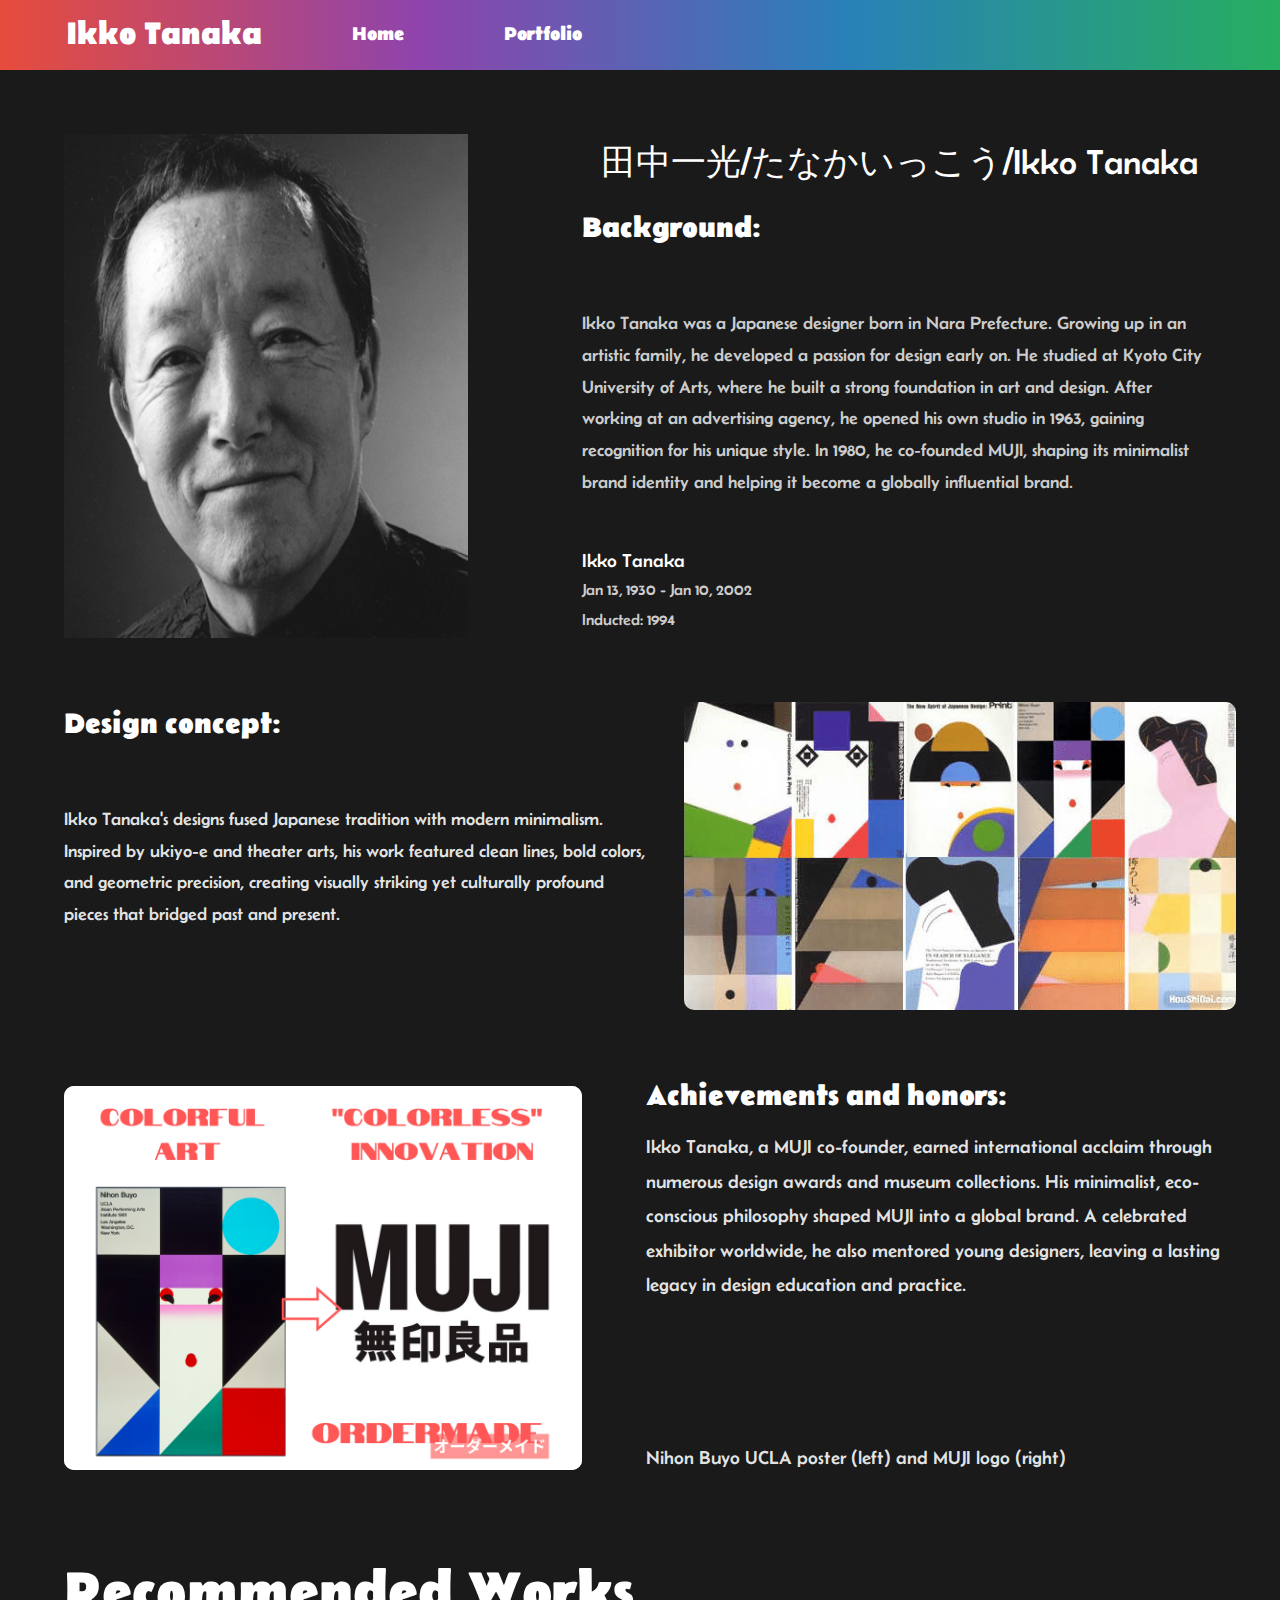
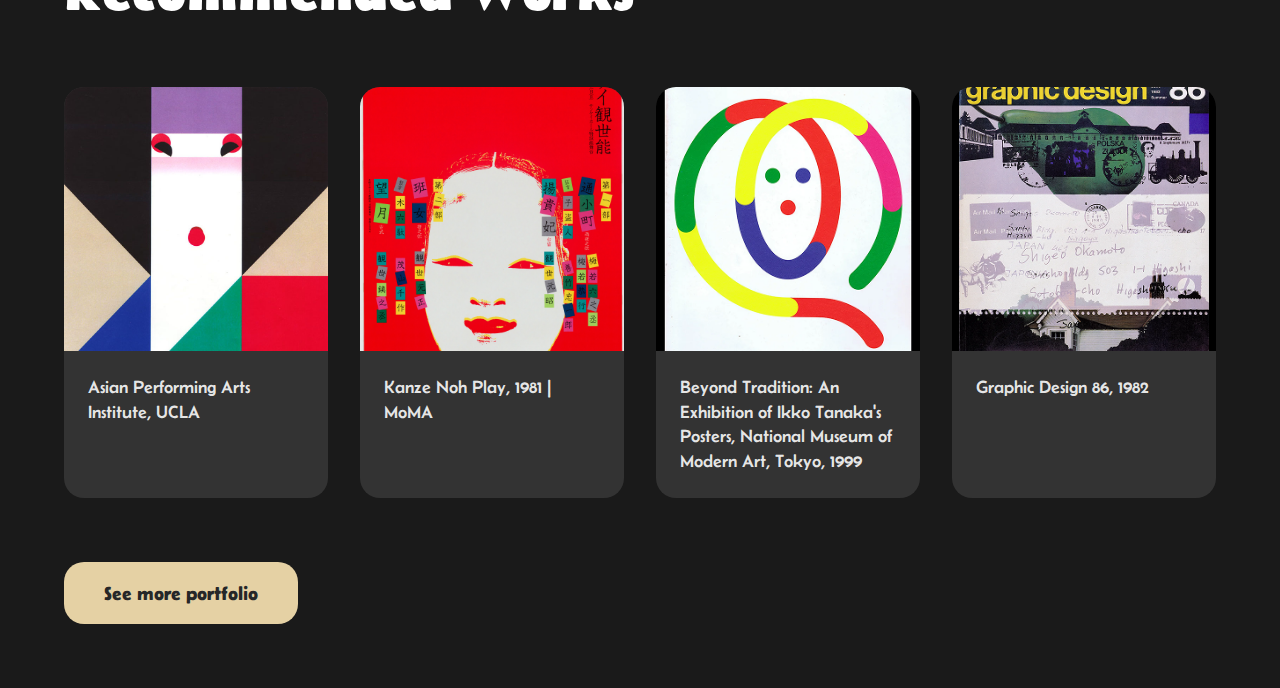
<file: portfolio/index.html>
<!DOCTYPE html>
<html lang="zh">
<head>
    <meta charset="UTF-8">
    <meta name="viewport" content="width=device-width, initial-scale=1.0">
    <title>Ikko Tanaka's Portfolio</title>
    <link rel="preconnect" href="https://fonts.googleapis.com">
    <link rel="preconnect" href="https://fonts.gstatic.com" crossorigin>
    <link href="https://fonts.googleapis.com/css2?family=Josefin+Sans:wght@300;400;500;600;700&display=swap" rel="stylesheet">
    <link href="https://fonts.googleapis.com/css2?family=Belanosima:wght@400;600;700&display=swap" rel="stylesheet">
    <link rel="stylesheet" href="css/style.css">
    <link rel="stylesheet" href="https://cdnjs.cloudflare.com/ajax/libs/font-awesome/6.4.0/css/all.min.css">
</head>
<body>
    <header>
        <nav class="main-nav">
            <div class="logo">
                <h1>Ikko Tanaka</h1>
            </div>
            <div class="mobile-menu-btn">
                <i class="fas fa-bars"></i>
            </div>
            <ul class="nav-links">
                <li><a href="#home">Home</a></li>
                <li class="dropdown">
                    <a href="portfolio.html" class="dropdown-trigger">Portfolio</a>
                    <div class="dropdown-menu">
                        <ul>
                            <li><a href="#poster">Poster Design</a></li>
                            <li><a href="#branding">Branding</a></li>
                            <li><a href="#bookbinding">Bookbinding</a></li>
                            <li><a href="#exhibition">Exhibition Design</a></li>
                        </ul>
                    </div>
                </li>
            </ul>
        </nav>
    </header>

    <main>
        <section class="hero">
            <div class="profile-container">
                <div class="profile-image">
                    <img src="imgs/Ikko_Tanaka.jpg" alt="Ikko Tanaka">
                </div>
                <div class="mobile-personal-info">
                    <p class="name">Ikko Tanaka</p>
                    <p class="dates">Jan 13, 1930 - Jan 10, 2002</p>
                    <p class="inducted">Inducted: 1994</p>
                </div>
                <div class="profile-info">
                    <h2>田中一光/たなかいっこう/Ikko Tanaka</h2>
                    
                    <div class="bio-section">
                        <h3>Background:</h3>
                        <p>Ikko Tanaka was a Japanese designer born in Nara Prefecture. Growing up in an artistic family, he developed a passion for design early on. He studied at Kyoto City University of Arts, where he built a strong foundation in art and design. After working at an advertising agency, he opened his own studio in 1963, gaining recognition for his unique style. In 1980, he co-founded MUJI, shaping its minimalist brand identity and helping it become a globally influential brand.</p>
                    </div>
                    
                    <div class="personal-info">
                        <p class="name">Ikko Tanaka</p>
                        <p class="dates">Jan 13, 1930 - Jan 10, 2002</p>
                        <p class="inducted">Inducted: 1994</p>
                    </div>
                </div>
            </div>
        </section>
        <section class="design-concept">
            <div class="concept-container">
                <div class="concept-text">
                    <h2>Design concept:</h2>
                    <div class="concept-item">
                        <p>Ikko Tanaka's designs fused Japanese tradition with modern minimalism. Inspired by ukiyo-e and theater arts, his work featured clean lines, bold colors, and geometric precision, creating visually striking yet culturally profound pieces that bridged past and present.</p>
                    </div>
                </div>
                <div class="concept-gallery">
                    <img src="imgs/The-work-of-Ikko-Tanaka.png" alt="Ikko Tanaka's Design Gallery">
                </div>
            </div>
        </section>
        <section class="achievements">
            <div class="achievements-container">
                <div class="achievements-left">
                    <div class="art-showcase">
                        <img src="imgs/muji.png" alt="Colorful Art vs 'Colorless' Innovation">
                    </div>
                    <p class="mobile-image-caption">Nihon Buyo UCLA poster (left) and MUJI logo (right)</p>
                </div>
                <div class="achievements-right">
                    <h2>Achievements and honors:</h2>
                    <p>Ikko Tanaka, a MUJI co-founder, earned international acclaim through numerous design awards and museum collections. His minimalist, eco-conscious philosophy shaped MUJI into a global brand. A celebrated exhibitor worldwide, he also mentored young designers, leaving a lasting legacy in design education and practice.</p>
                    <p class="image-caption-bottom">Nihon Buyo UCLA poster (left) and MUJI logo (right)</p>
                </div>
            </div>
        </section>
        <section class="recommended-works">
            <h2>Recommended Works</h2>
            <div class="works-grid">
                <div class="work-item">
                    <a href="portfolio-detail.html">
                      <div class="work-image">
                        <img src="imgs/Ikko_Tanaka_OxgCjYk.jpg" alt="Asian Performing Arts Institute, UCLA">
                    </div>
                    </a>
                    <div class="work-info">
                        <h3>Asian Performing Arts Institute, UCLA</h3>
                    </div>
                </div>
                <div class="work-item">
                    <div class="work-image">
                        <img src="imgs/KanzeNohPlay.1981.jpg" alt="Kanze Noh Play">
                    </div>
                    <div class="work-info">
                        <h3>Kanze Noh Play, 1981 | MoMA</h3>
                    </div>
                </div>
                <div class="work-item">
                    <div class="work-image">
                        <img src="imgs/beyond-tradition.jpg" alt="Beyond Tradition Exhibition">
                    </div>
                    <div class="work-info">
                        <h3>Beyond Tradition: An Exhibition of Ikko Tanaka's Posters, National Museum of Modern Art, Tokyo, 1999</h3>
                    </div>
                </div>
                <div class="work-item">
                    <div class="work-image">
                        <img src="imgs/graphic-design-86.jpg" alt="Graphic Design 86">
                    </div>
                    <div class="work-info">
                        <h3>Graphic Design 86, 1982</h3>
                    </div>
                </div>
            </div>
            <div class="portfolio-button"> 
                <a href="portfolio.html" class="see-more-btn">See more portfolio</a>
            </div>
        </section>
    </main>
    <script>
        document.addEventListener('DOMContentLoaded', function() {
            // 移动端菜单控制
            const menuBtn = document.querySelector('.mobile-menu-btn');
            const navLinks = document.querySelector('.nav-links');
            const dropdowns = document.querySelectorAll('.dropdown');
            
            // 点击菜单按钮切换导航菜单
            menuBtn.addEventListener('click', function() {
                navLinks.classList.toggle('active');
                menuBtn.querySelector('i').classList.toggle('fa-bars');
                menuBtn.querySelector('i').classList.toggle('fa-times');
            });
            
            // 点击下拉菜单触发器
            dropdowns.forEach(dropdown => {
                const trigger = dropdown.querySelector('.dropdown-trigger');
                trigger.addEventListener('click', function(e) {
                    if (window.innerWidth <= 768) {
                        e.preventDefault();
                        dropdown.classList.toggle('active');
                    }
                });
            });
            
            // 点击页面其他区域关闭菜单
            document.addEventListener('click', function(e) {
                if (!e.target.closest('.nav-links') && !e.target.closest('.mobile-menu-btn') && navLinks.classList.contains('active')) {
                    navLinks.classList.remove('active');
                    menuBtn.querySelector('i').classList.add('fa-bars');
                    menuBtn.querySelector('i').classList.remove('fa-times');
                }
            });
            
            // 窗口调整大小时处理
            window.addEventListener('resize', function() {
                if (window.innerWidth > 768) {
                    navLinks.classList.remove('active');
                    menuBtn.querySelector('i').classList.add('fa-bars');
                    menuBtn.querySelector('i').classList.remove('fa-times');
                    dropdowns.forEach(dropdown => {
                        dropdown.classList.remove('active');
                    });
                }
            });
        });
    </script>
</body>
</html>
</file>
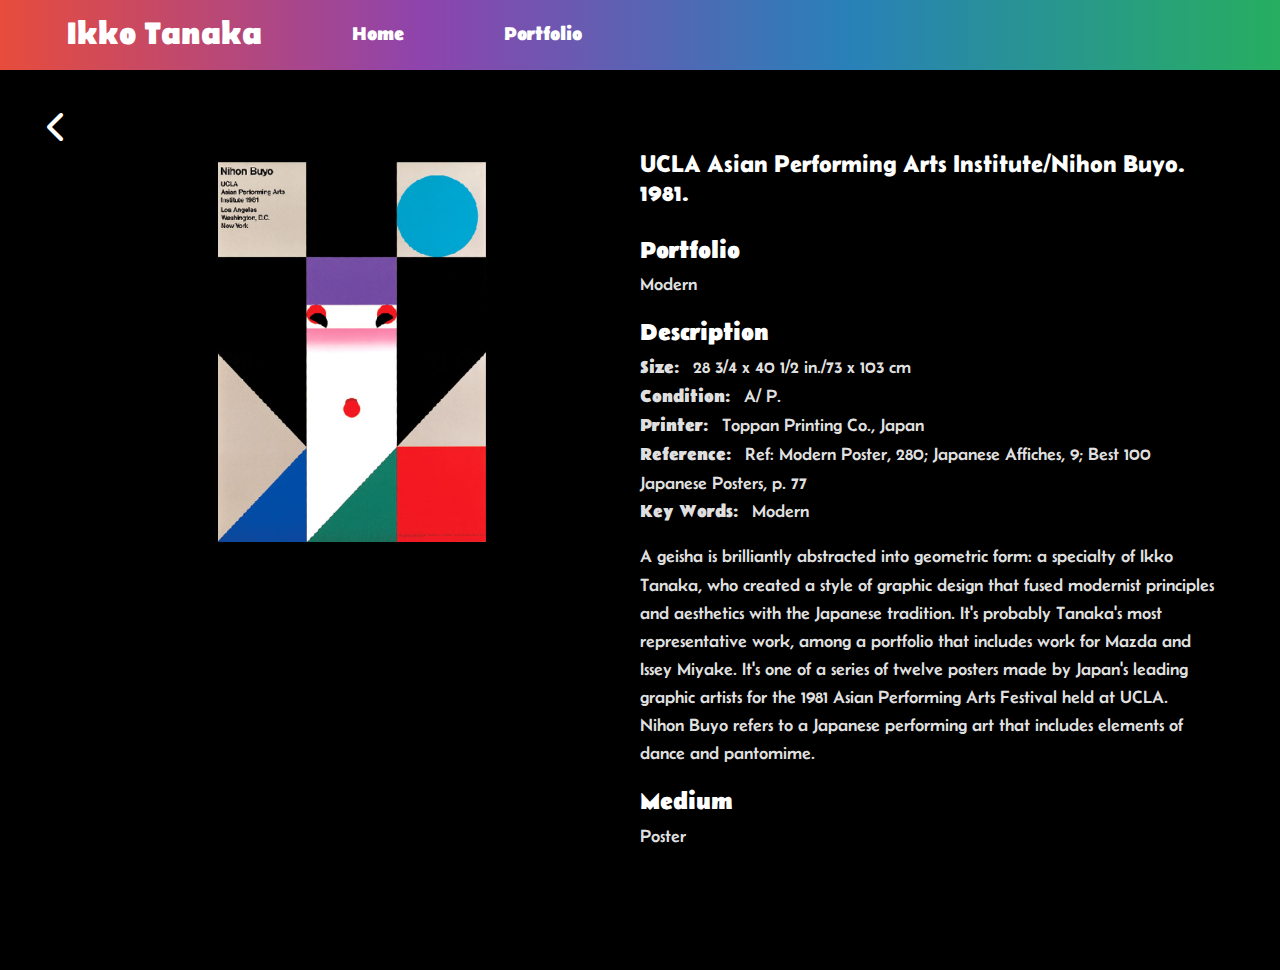
<file: portfolio/portfolio-detail.html>
<!DOCTYPE html>
<html lang="zh">
<head>
    <meta charset="UTF-8">
    <meta name="viewport" content="width=device-width, initial-scale=1.0">
    <title>UCLA Asian Performing Arts - Ikko Tanaka's Portfolio</title>
    <link rel="preconnect" href="https://fonts.googleapis.com">
    <link rel="preconnect" href="https://fonts.gstatic.com" crossorigin>
    <link href="https://fonts.googleapis.com/css2?family=Belanosima:wght@400;600;700&display=swap" rel="stylesheet">
    <link rel="stylesheet" href="css/style.css">
    <link rel="stylesheet" href="css/portfolio-detail.css">
    <link rel="stylesheet" href="https://cdnjs.cloudflare.com/ajax/libs/font-awesome/6.4.0/css/all.min.css">
</head>
<body>
    <header>
        <nav class="main-nav">
            <div class="logo">
              <h1>Ikko Tanaka</h1>
            </div>
            <div class="mobile-menu-btn">
                <i class="fas fa-bars"></i>
            </div>
            <ul class="nav-links">
                <li><a href="index.html">Home</a></li>
                <li class="dropdown">
                    <a href="portfolio.html" class="dropdown-trigger">Portfolio</a>
                    <div class="dropdown-menu">
                        <ul>
                            <li><a href="#poster">Poster Design</a></li>
                            <li><a href="#branding">Branding</a></li>
                            <li><a href="#bookbinding">Bookbinding</a></li>
                            <li><a href="#exhibition">Exhibition Design</a></li>
                        </ul>
                    </div>
                </li>
            </ul>
        </nav>
    </header>

    <main class="detail-page">
        <a href="portfolio.html" class="back-button">
            <i class="fas fa-chevron-left"></i>
        </a>

        <div class="detail-container">
            <div class="artwork-image">
                <img src="imgs/Asian Performing Arts Institute, UCLA.jpg" alt="UCLA Asian Performing Arts Institute Poster">
            </div>
            
            <div class="artwork-info">
                <h1 class="artwork-title">UCLA Asian Performing Arts Institute/Nihon Buyo. 1981.</h1>
                
                <div class="info-section">
                    <h2>Portfolio</h2>
                    <p>Modern</p>
                </div>
                
                <div class="info-section">
                    <h2>Description</h2>
                    <ul class="specs-list">
                        <li><span>Size:</span> 28 3/4 x 40 1/2 in./73 x 103 cm</li>
                        <li><span>Condition:</span> A/ P.</li>
                        <li><span>Printer:</span> Toppan Printing Co., Japan</li>
                        <li><span>Reference:</span> Ref: Modern Poster, 280; Japanese Affiches, 9; Best 100 Japanese Posters, p. 77</li>
                        <li><span>Key Words:</span> Modern</li>
                    </ul>
                </div>
                
                <div class="info-section">
                    <p class="artwork-description">
                        A geisha is brilliantly abstracted into geometric form: a specialty of Ikko Tanaka, who created a style of graphic design that fused modernist principles and aesthetics with the Japanese tradition. It's probably Tanaka's most representative work, among a portfolio that includes work for Mazda and Issey Miyake. It's one of a series of twelve posters made by Japan's leading graphic artists for the 1981 Asian Performing Arts Festival held at UCLA. Nihon Buyo refers to a Japanese performing art that includes elements of dance and pantomime.
                    </p>
                </div>
                
                <div class="info-section">
                    <h2>Medium</h2>
                    <p>Poster</p>
                </div>
            </div>
        </div>
    </main>
    <script>
        document.addEventListener('DOMContentLoaded', function() {
            // 移动端菜单控制
            const menuBtn = document.querySelector('.mobile-menu-btn');
            const navLinks = document.querySelector('.nav-links');
            const dropdowns = document.querySelectorAll('.dropdown');
            
            // 点击菜单按钮切换导航菜单
            menuBtn.addEventListener('click', function() {
                navLinks.classList.toggle('active');
                menuBtn.querySelector('i').classList.toggle('fa-bars');
                menuBtn.querySelector('i').classList.toggle('fa-times');
            });
            
            // 点击下拉菜单触发器
            dropdowns.forEach(dropdown => {
                const trigger = dropdown.querySelector('.dropdown-trigger');
                trigger.addEventListener('click', function(e) {
                    if (window.innerWidth <= 768) {
                        e.preventDefault();
                        dropdown.classList.toggle('active');
                    }
                });
            });
            
            // 点击页面其他区域关闭菜单
            document.addEventListener('click', function(e) {
                if (!e.target.closest('.nav-links') && !e.target.closest('.mobile-menu-btn') && navLinks.classList.contains('active')) {
                    navLinks.classList.remove('active');
                    menuBtn.querySelector('i').classList.add('fa-bars');
                    menuBtn.querySelector('i').classList.remove('fa-times');
                }
            });
            
            // 窗口调整大小时处理
            window.addEventListener('resize', function() {
                if (window.innerWidth > 768) {
                    navLinks.classList.remove('active');
                    menuBtn.querySelector('i').classList.add('fa-bars');
                    menuBtn.querySelector('i').classList.remove('fa-times');
                    dropdowns.forEach(dropdown => {
                        dropdown.classList.remove('active');
                    });
                }
            });
        });
    </script>
</body>
</html>
</file>
<file: portfolio/css/style.css>
* {
    margin: 0;
    padding: 0;
    box-sizing: border-box;
}

body {
    font-family: 'Belanosima', sans-serif;
    line-height: 1.6;
    background: #000000;
    color: #fff;
    min-height: 100vh;
    word-break: break-word;
    padding-top: 70px;
}

.main-nav {
    display: flex;
    /* justify-content: space-between; */
    align-items: center;
    padding:0 1rem;
    background: linear-gradient(90deg, #e74c3c 0%, #8e44ad 33%, #2980b9 66%, #27ae60 100%);
    font-family: 'Belanosima', sans-serif;
    position: fixed;
    top: 0;
    left: 0;
    width: 100%;
    z-index: 1000;
}

.logo {
    height: 70px;
    line-height: 70px;
    margin-right: 80px;
    margin-left: 50px;
}

.logo h1 {
    font-size: 2rem;
    font-weight: bold;
    color: #fff;
}

.nav-links {
    display: flex;
    list-style: none;
    margin-right: 300px;
    gap: 5rem;
    height: 70px;
    line-height: 70px;
}

.nav-links a {
    color: #fff;
    text-decoration: none;
    font-size: 1.2rem;
    font-weight: bold;
    height: 70px;
    line-height: 70px;
    display: inline-block;
    padding: 0px 10px;
}

.nav-links a:hover {
    color: rgba(255, 255, 255, 0.7);
}

.dropdown {
    position: static;
}

.dropdown-trigger {
    transition: background-color 0.3s ease;
    position: relative;
    z-index: 1001;
}

.dropdown:hover .dropdown-trigger {
    background-color: #E5D1A4;
    color: #262728;
}

.dropdown::before {
    content: '';
    position: fixed;
    top: 0;
    left: 0;
    width: 100%;
    height: 100%;
    background: rgba(0, 0, 0, 0.5);
    opacity: 0;
    visibility: hidden;
    transition: all 0.3s ease;
    pointer-events: none;
    z-index: 999;
}

.dropdown:hover::before {
    opacity: 1;
    visibility: visible;
}

.dropdown-menu {
    position: absolute;
    top: 70px;
    left: 0;
    right: 0;
    width: 100%;
    background-color: #E5D1A4;
    opacity: 0;
    visibility: hidden;
    transition: all 0.3s ease;
    z-index: 1000;
    padding: 2rem 5%;
    padding-left: 0;
}

.dropdown-menu ul {
    list-style: none;
    display: flex;
    gap: 2rem;
    margin: 0 auto;
}

.dropdown-menu li {
    text-align: left;
    margin-left: 60px;
}

.dropdown-menu a {
    color: #262728;
    font-size: 1.1rem;
    display: block;
    transition: color 0.3s ease;
    height: auto;
    line-height: normal;
}

.dropdown-menu a:hover {
    color: #ffffff;
}

.dropdown:hover .dropdown-menu {
    opacity: 1;
    visibility: visible;
}

.hero {
    padding: 0;
    background: #1a1a1a;
}

.profile-container {
    display: flex;
    padding: 4rem 5%;
    position: relative;
    padding-bottom: 0;
}

.profile-image {
    flex: 0 0 45%;
    position: relative;
    display: flex;
    justify-content: left;
}

.profile-image img {
    width: 78%;
    height: auto;
    display: block;
    filter: grayscale(100%);
}

.profile-info {
    flex: 0 0 55%;
    /* padding: 0 0 0 4rem; */
    display: flex;
    flex-direction: column;
}

.profile-info h2 {
    font-size: 2.2rem;
    font-weight: normal;
    font-family: 'Belanosima', sans-serif;
    text-align: center;
    margin-bottom: 1rem;
}

.bio-section h3 {
    font-size: 1.8rem;
    color: #fff;
    font-weight: bold;
    font-family: 'Belanosima', sans-serif;
    margin-bottom: 3.5rem;
}

.bio-section p {
    line-height: 1.8;
    color: rgba(255, 255, 255, 0.8);
    font-size: 1.1rem;
}

.personal-info {
    margin-top: 3rem;
}

.mobile-personal-info {
    display: none;
    text-align: center;
    width: 100%;
    margin: 1.5rem 0;
}

.name {
    font-weight: 500;
    font-family: 'Belanosima', sans-serif;
    color: #fff;
    font-size: 1.2rem;
}

.dates, .inducted {
    font-size: 1rem;
    color: rgba(255, 255, 255, 0.8);
    margin-bottom: 0.3rem;
}

@media (max-width: 1200px) {
    .profile-info {
        padding: 3rem 4rem;
    }
}

@media (max-width: 1024px) {
    .profile-container {
        flex-direction: column;
        padding-bottom: 3rem;
    }

    .profile-image {
        flex: 0 0 auto;
        width: 100%;
        justify-content: center;
    }

    .profile-info {
        flex: 0 0 auto;
        width: 100%;
        padding: 0rem 0rem;
    }

    .personal-info {
        display: none;
    }

    .mobile-personal-info {
        display: block;
    }
}

@media (max-width: 768px) {
    .main-nav {
        flex-direction: row;
        justify-content: space-between;
        padding: 0 1rem;
        position: fixed;
        top: 0;
        left: 0;
        width: 100%;
        z-index: 1000;
    }

    .logo {
        margin-right: 0;
        margin-left: 10px;
    }

    .logo h1 {
        font-size: 1.5rem;
    }

    .mobile-menu-btn {
        display: block;
        z-index: 1002;
    }

    .nav-links {
        position: fixed;
        top: 0;
        right: -100%;
        width: 70%;
        height: 100vh;
        background: #1a1a1a;
        flex-direction: column;
        gap: 0;
        margin: 0;
        padding: 80px 0 0;
        transition: right 0.3s ease;
        box-shadow: -5px 0 15px rgba(0, 0, 0, 0.2);
        z-index: 1001;
    }

    .nav-links.active {
        right: 0;
    }

    .nav-links li {
        width: 100%;
    }

    .nav-links a {
        width: 100%;
        border-bottom: 1px solid rgba(255, 255, 255, 0.1);
    }

    .dropdown {
        position: relative;
    }

    .dropdown-menu {
        position: static;
        width: 100%;
        background-color: #262626;
        opacity: 0;
        max-height: 0;
        overflow: hidden;
        visibility: hidden;
        transition: all 0.3s ease;
        padding: 0;
    }

    .dropdown.active .dropdown-menu {
        opacity: 1;
        visibility: visible;
        max-height: 300px;
    }

    .dropdown-menu ul {
        flex-direction: column;
        gap: 0;
    }

    .dropdown-menu li {
        margin-left: 0;
        text-align: left;
    }

    .dropdown-menu a {
        padding: 12px 45px;
        font-size: 1rem;
        background-color: #E5D1A4;
    }

    .dropdown::before {
        display: none;
    }

    .dropdown-trigger:after {
        content: '\f107';
        font-family: 'Font Awesome 6 Free';
        font-weight: 900;
        margin-left: 10px;
    }

    .dropdown.active .dropdown-trigger:after {
        content: '\f106';
    }

    .profile-info h2 {
        font-size: 2rem;
    }

    .bio-section h3 {
        font-size: 1.3rem;
    }

    .bio-section p {
        padding-left: 1rem;
    }
    .concept-container {
      display: flex;
      align-items: flex-start;
      gap: 0rem !important;
    }
    .design-concept {
      padding: 3rem 5% !important;
      background: #1a1a1a;
  }
}

.design-concept {
    padding: 4rem 5%;
    background: #1a1a1a;
}

.concept-container {
    display: flex;
    align-items: flex-start;
    gap: 2rem;
}

.concept-text {
    flex: 0 0 51%;
}

.concept-text h2 {
    font-size: 1.8rem;
    font-weight: bold;
    font-family: 'Belanosima', sans-serif;
    margin-bottom: 3.5rem;
}

.concept-item p {
    font-size: 1.1rem;
    line-height: 1.8;
    color: rgba(255, 255, 255, 0.9);
}

.concept-gallery {
    flex: 0 0 48%;
}

.concept-gallery img {
    width: 100%;
    height: auto;
    display: block;
    border-radius: 10px;
}

@media (max-width: 1024px) {
    .design-concept h2 {
        font-size: 2.5rem;
    }

    .concept-container {
        position: static;
    }

    .concept-gallery {
        position: static;
        width: 100%;
        margin: 2rem 0;
    }

    .concept-item,
    .concept-item:nth-child(3),
    .concept-item:nth-child(4) {
        width: 100%;
        margin-left: 0;
    }

    .concept-item h3 {
        font-size: 1.5rem;
    }
}

@media (max-width: 768px) {
    .design-concept {
        padding: 4rem 5%;
    }

    .design-concept h2 {
        font-size: 2rem;
    }
}

.achievements {
    padding: 0rem 5%;
    background: #1a1a1a;
}

.achievements-container {
    display: flex;
    gap: 4rem;
}

.achievements-left {
    flex: 0 0 45%;
    margin-top: 12px;
}

.art-showcase {
    border-radius: 10px;
    overflow: hidden;
    background-color: #fff;
    margin-bottom: 1rem;
}

.art-showcase img {
    width: 100%;
    height: auto;
    display: block;
}

.image-caption {
    padding: 0.8rem;
    color: rgba(255, 255, 255, 0.8);
    font-size: 0.9rem;
    text-align: center;
}

.art-titles {
    margin-top: 2rem;
}

.art-titles h3 {
    font-family: 'Belanosima', sans-serif;
    font-size: 2rem;
    margin-bottom: 1rem;
}

.colorful {
    color: #FF6B6B;
}

.colorless {
    color: #4ECDC4;
}

.ordermade {
    color: #FF6B6B;
}

.achievements-right {
    flex: 0 0 50%;
    display: flex;
    flex-direction: column;
    justify-content: space-between;
}

.achievements-right h2 {
    font-size: 1.8rem;
    font-weight: bold;
    font-family: 'Belanosima', sans-serif;
    margin-bottom: -8rem;
}

.achievements-right p {
    font-size: 1.2rem;
    line-height: 1.8;
    color: rgba(255, 255, 255, 0.9);
}

.achievement-item {
    margin-bottom: 0.5rem;
}

.achievement-item h3 {
    font-size: 1.8rem;
    font-weight: bold;
    font-family: 'Belanosima', sans-serif;
}

.achievement-item p {
    font-size: 1.1rem;
    line-height: 1.6;
    color: rgba(255, 255, 255, 0.9);
}

@media (max-width: 1200px) {
    .achievements-container {
        gap: 2rem;
    }
    
    .achievements-right h2 {
        font-size: 2.5rem;
    }
}

@media (max-width: 1024px) {
    .achievements-container {
        flex-direction: column;
    }

    .achievements-left,
    .achievements-right {
        flex: 0 0 100%;
    }

    .image-caption-bottom {
        display: none;
    }

    .mobile-image-caption {
        display: block;
    }
}

@media (max-width: 768px) {
    .achievements {
        padding: 3rem 1rem;
    }

    .achievements-right h2 {
        font-size: 2rem;
        margin-bottom: 1rem;
    }

    .art-titles h3 {
        font-size: 1.5rem;
    }

    .mobile-image-caption {
        font-size: 1.2rem;
    }
}

.recommended-works {
    padding: 4rem 5%;
    background: #1a1a1a;
}

.recommended-works h2 {
    font-size: 3.5rem;
    font-weight: bold;
    margin-bottom: 3rem;
    font-family: 'Belanosima', sans-serif;
    text-align: left;
}

.works-grid {
    display: grid;
    grid-template-columns: repeat(4, 1fr);
    gap: 2rem;
}

.work-item {
    background: #333333;
    border-radius: 20px;
    overflow: hidden;
    transition: transform 0.3s ease;
}

.work-item:hover {
    transform: translateY(-10px);
}

.work-image {
    position: relative;
    width: 100%;
    padding-top: 100%; 
    overflow: hidden;
}

.work-image img {
    position: absolute;
    top: 0;
    left: 0;
    width: 100%;
    height: 100%;
    object-fit: cover;
}

.work-info {
    padding: 1.5rem;
}

.work-info h3 {
    font-size: 1.1rem;
    font-weight: 500;
    line-height: 1.4;
    color: rgba(255, 255, 255, 0.9);
    font-family: 'Belanosima', sans-serif;
}

@media (max-width: 1200px) {
    .works-grid {
        grid-template-columns: repeat(2, 1fr);
        gap: 1.5rem;
    }
}

@media (max-width: 768px) {
    .recommended-works {
        padding: 3rem 1rem;
    }

    .recommended-works h2 {
        font-size: 2.5rem;
        margin-bottom: 2rem;
    }

    .works-grid {
        grid-template-columns: 1fr;
        gap: 1.5rem;
    }

    .work-info h3 {
        font-size: 1rem;
    }
}

.portfolio-button {
    margin-top: 4rem;
}

.see-more-btn {
  display: inline-block;
  padding: 1rem 2.5rem;
  background-color: #E5D1A4;
  color: #262728;
  text-decoration: none;
  font-family: 'Belanosima', sans-serif;
  font-size: 1.2rem;
  font-weight: 600;
  border-radius: 20px;
  transition: all 0.3s ease;
}

.see-more-btn:hover {
    transform: translateY(-3px);
    box-shadow: 0 5px 15px rgba(229, 209, 164, 0.3);
}

@media (max-width: 768px) {
    .portfolio-button {
        margin-top: 3rem;
    }

    .see-more-btn {
        padding: 0.8rem 2rem;
        font-size: 1rem;
    }
}

.image-caption-bottom {
    color: rgba(255, 255, 255, 0.8);
    font-size: 1rem;
    text-align: left;
    /* margin-top: 9.5rem; */
    margin-bottom: 10px;
}

.mobile-image-caption {
    display: none;
    color: rgba(255, 255, 255, 0.8);
    font-size: 0.9rem;
    text-align: center;
    margin-top: 1rem;
    margin-bottom: 2rem;
}

@media (max-width: 1024px) {
    .achievements-container {
        flex-direction: column;
    }

    .achievements-left,
    .achievements-right {
        flex: 0 0 100%;
    }

    .image-caption-bottom {
        display: none;
    }

    .mobile-image-caption {
        display: block;
    }
}

@media (max-width: 768px) {
    .achievements {
        padding: 3rem 1rem;
    }

    .achievements-right h2 {
        font-size: 2rem;
    }

    .art-titles h3 {
        font-size: 1.5rem;
    }

    .mobile-image-caption {
        font-size: 1.2rem;
        margin-bottom: 0rem;
    }
}

/* 移动端菜单按钮 */
.mobile-menu-btn {
    display: none;
    cursor: pointer;
    font-size: 1.5rem;
    color: #fff;
    margin-left: auto;
    padding: 10px;
}

.mobile-menu-btn i {
    transition: transform 0.3s ease;
}

@media (max-width: 768px) {
    .mobile-menu-btn {
        display: block;
    }
    
    .nav-links.active {
        right: 0;
    }
}

.section-title {
    font-size: 3.5rem;
    font-weight: bold;
    margin-bottom: 3rem;
    font-family: 'Belanosima', sans-serif;
    text-align: left;
}

.section-title a {
    color: #fff;
    text-decoration: none;
    transition: color 0.3s ease;
}

.section-title a:hover {
    color: #E5D1A4;
}

@media (max-width: 768px) {
    .section-title {
        font-size: 2.5rem;
        margin-bottom: 2rem;
    }
}
</file>
<file: portfolio/css/portfolio-detail.css>
/* 作品详情页面样式 */
.detail-page {
    background-color: #000;
    color: #fff;
    min-height: 100vh;
    padding: 2rem 5%;
    position: relative;
}

.back-button {
    position: absolute;
    top: 2rem;
    left: 2rem;
    color: #fff;
    font-size: 2rem;
    text-decoration: none;
    display: flex;
    align-items: center;
    justify-content: center;
    width: 50px;
    height: 50px;
    z-index: 10;
}

.back-button:hover {
    color: rgba(255, 255, 255, 0.7);
}

.detail-container {
    display: flex;
    margin-top: 3rem;
}

.artwork-image {
    flex: 0 0 50%;
}

.artwork-image img {
    width: 100%;
    height: auto;
    display: block;
}

.artwork-info {
    flex: 0 0 50%;
}

.artwork-title {
    font-size: 1.5rem;
    margin-bottom: 1.5rem;
    font-weight: 600;
    line-height: 1.2;
}

.info-section {
    margin-bottom: 1rem;
}

.info-section h2 {
    font-size: 1.5rem;
    color: #fff;
}

.info-section p {
    font-size: 1.1rem;
    color: rgba(255, 255, 255, 0.9);
    line-height: 1.6;
}

.specs-list {
    list-style: none;
}

.specs-list li {
    font-size: 1.1rem;
    color: rgba(255, 255, 255, 0.9);
}

.specs-list li span {
    font-weight: bold;
    margin-right: 0.5rem;
}

.artwork-description {
    font-size: 1.1rem;
    line-height: 1.8;
    color: rgba(255, 255, 255, 0.9);
}

/* 响应式设计 */
@media (max-width: 1200px) {
    .detail-container {
        gap: 3rem;
    }
    
    .artwork-title {
        font-size: 2.2rem;
    }
}

@media (max-width: 1024px) {
    .detail-container {
        flex-direction: column;
    }
    
    .artwork-image, .artwork-info {
        flex: 0 0 100%;
    }
    
    .artwork-image {
        margin-bottom: 2rem;
    }
}

@media (max-width: 768px) {
    .detail-page {
        padding: 1.5rem;
    }
    
    .back-button {
        top: 1rem;
        left: 1rem;
        font-size: 1.5rem;
        width: 40px;
        height: 40px;
    }
    
    .detail-container {
        margin-top: 4rem;
    }
    
    .artwork-title {
        font-size: 1.8rem;
    }
    
    .info-section h2 {
        font-size: 1.3rem;
    }
    
    .info-section p, .specs-list li, .artwork-description {
        font-size: 1rem;
    }
}
</file>
